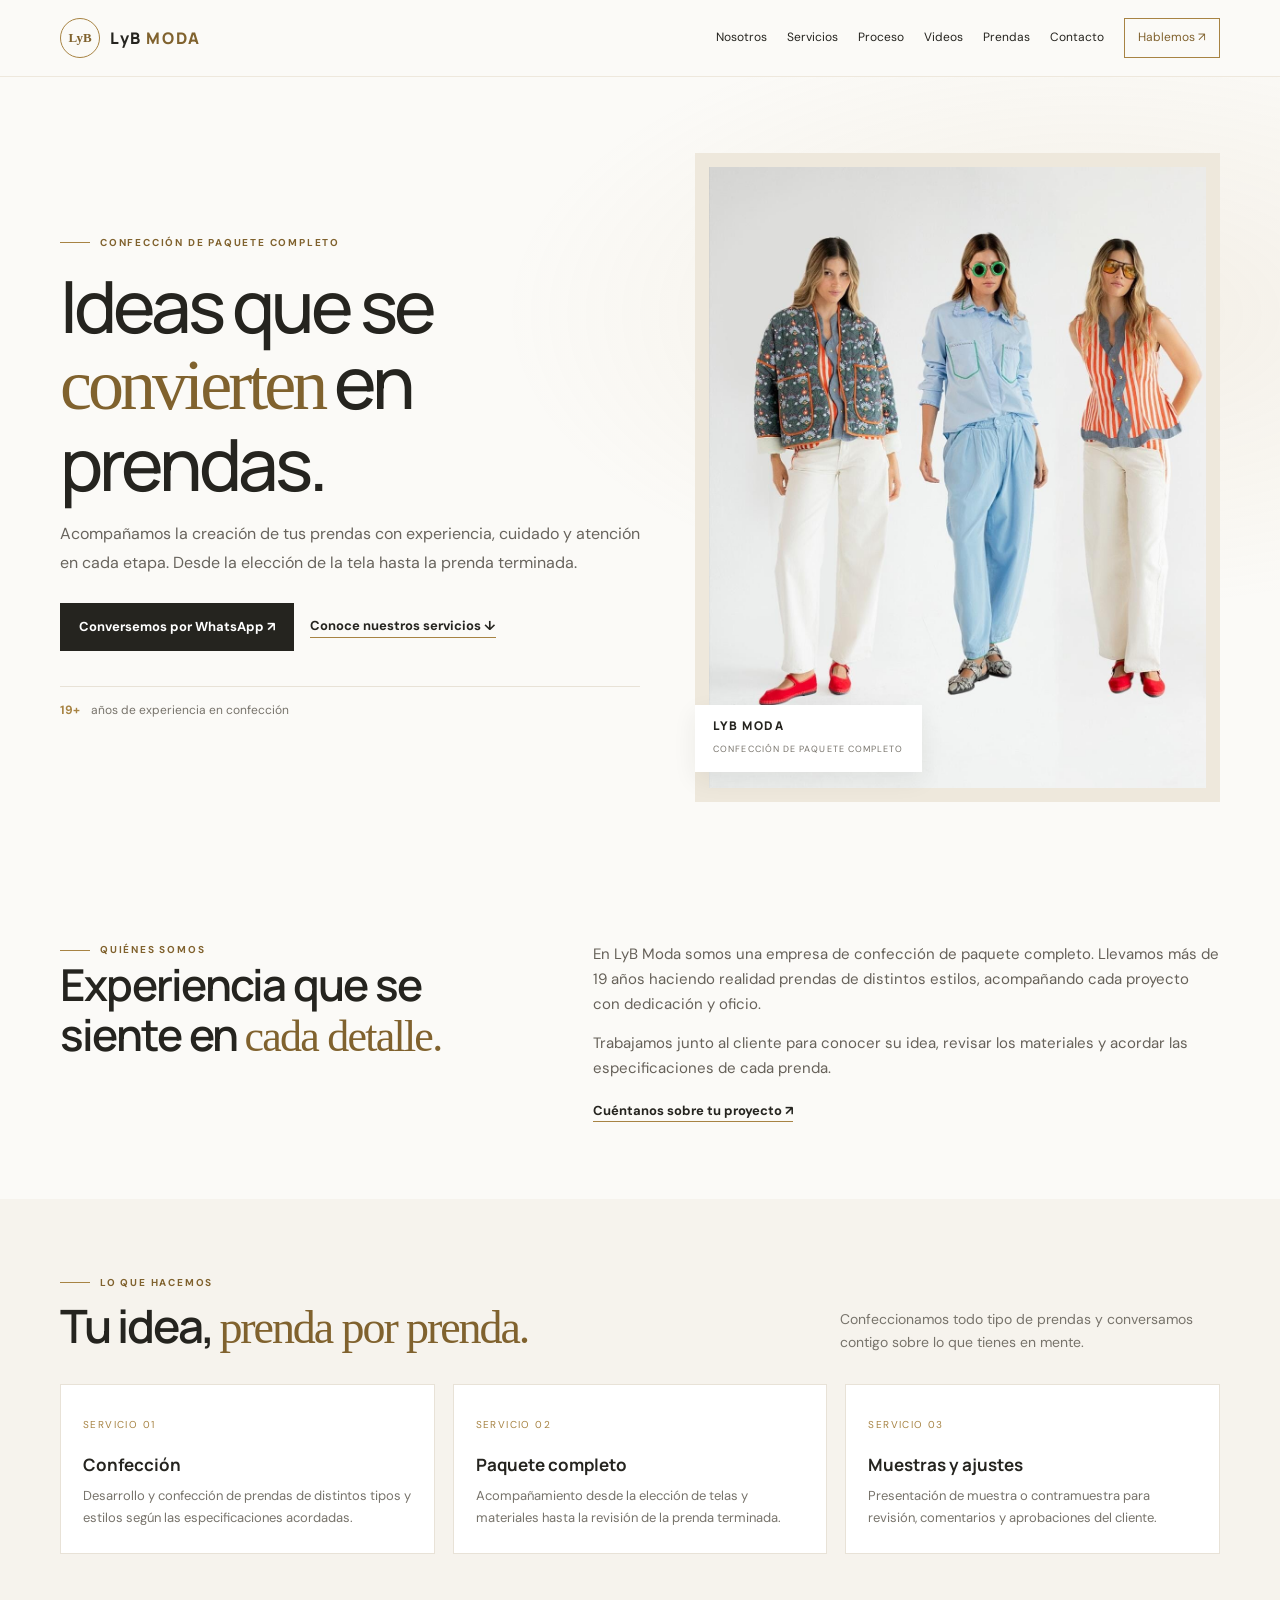
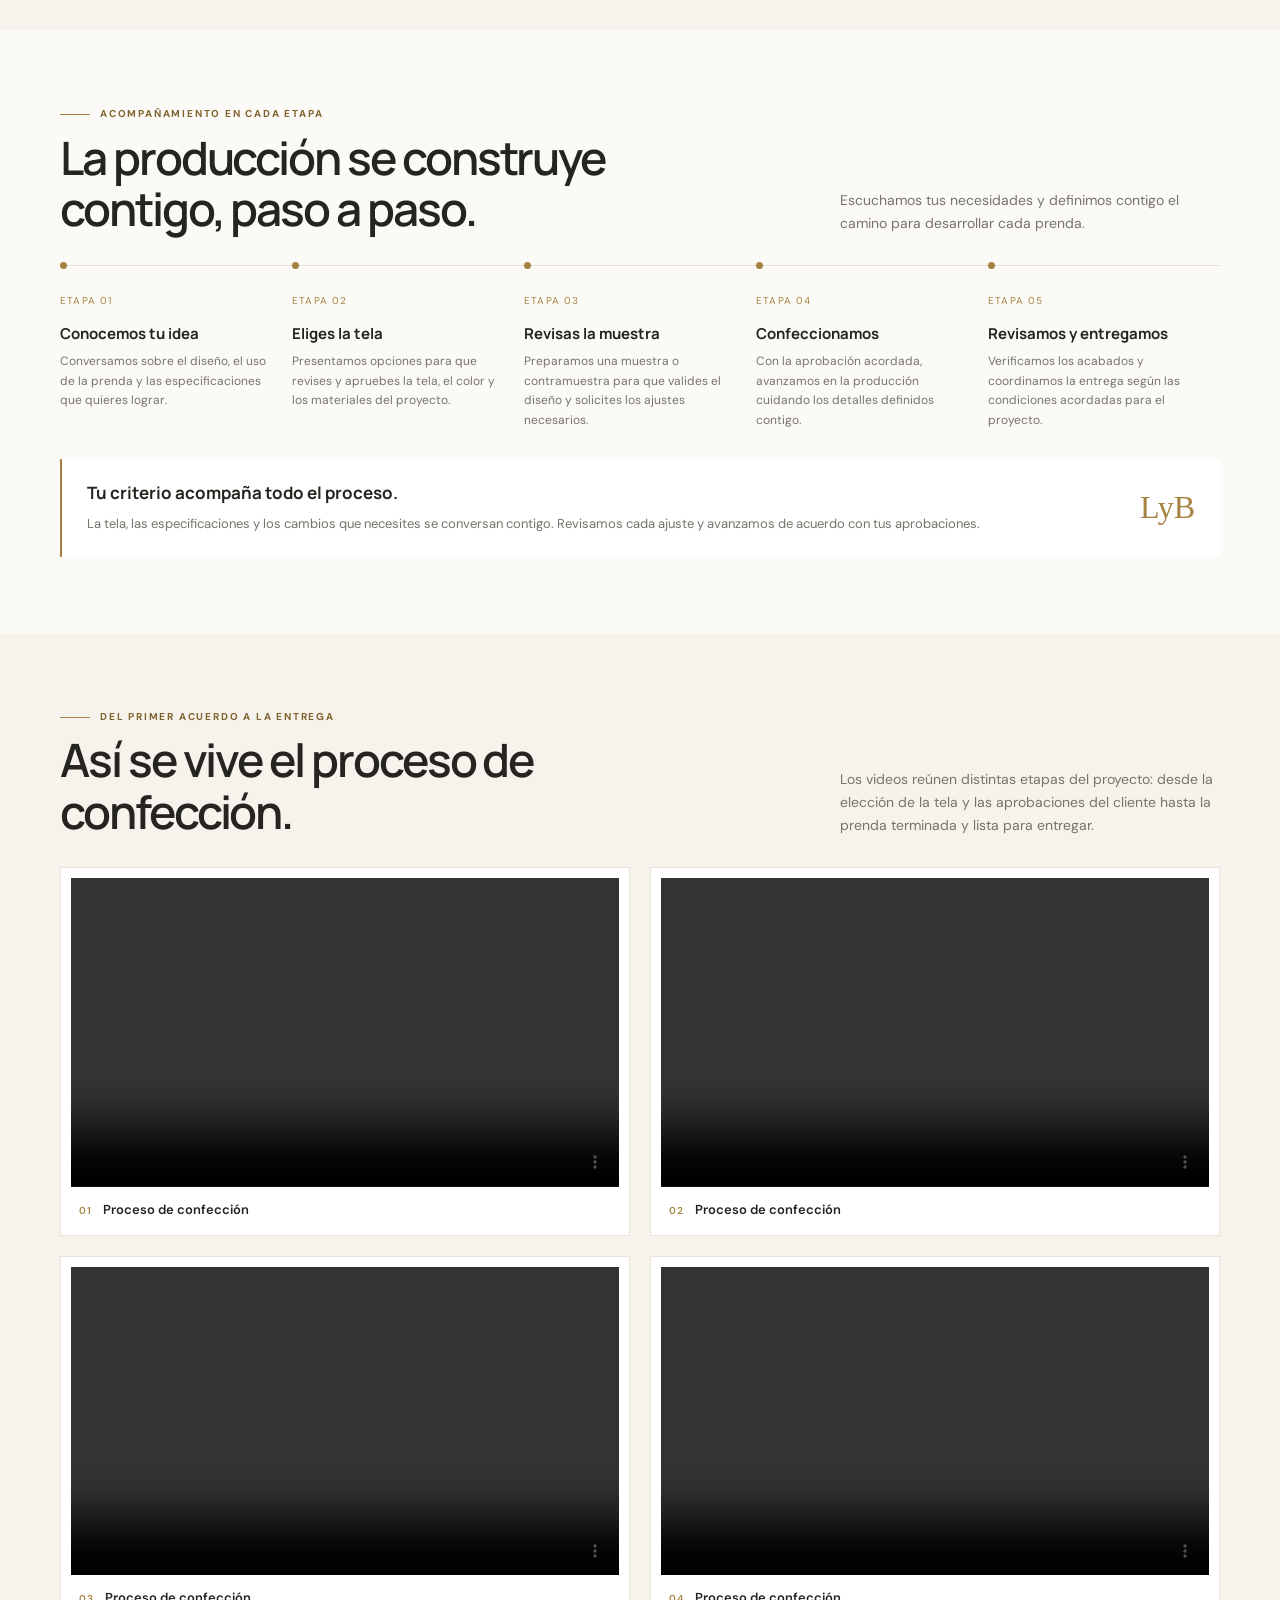
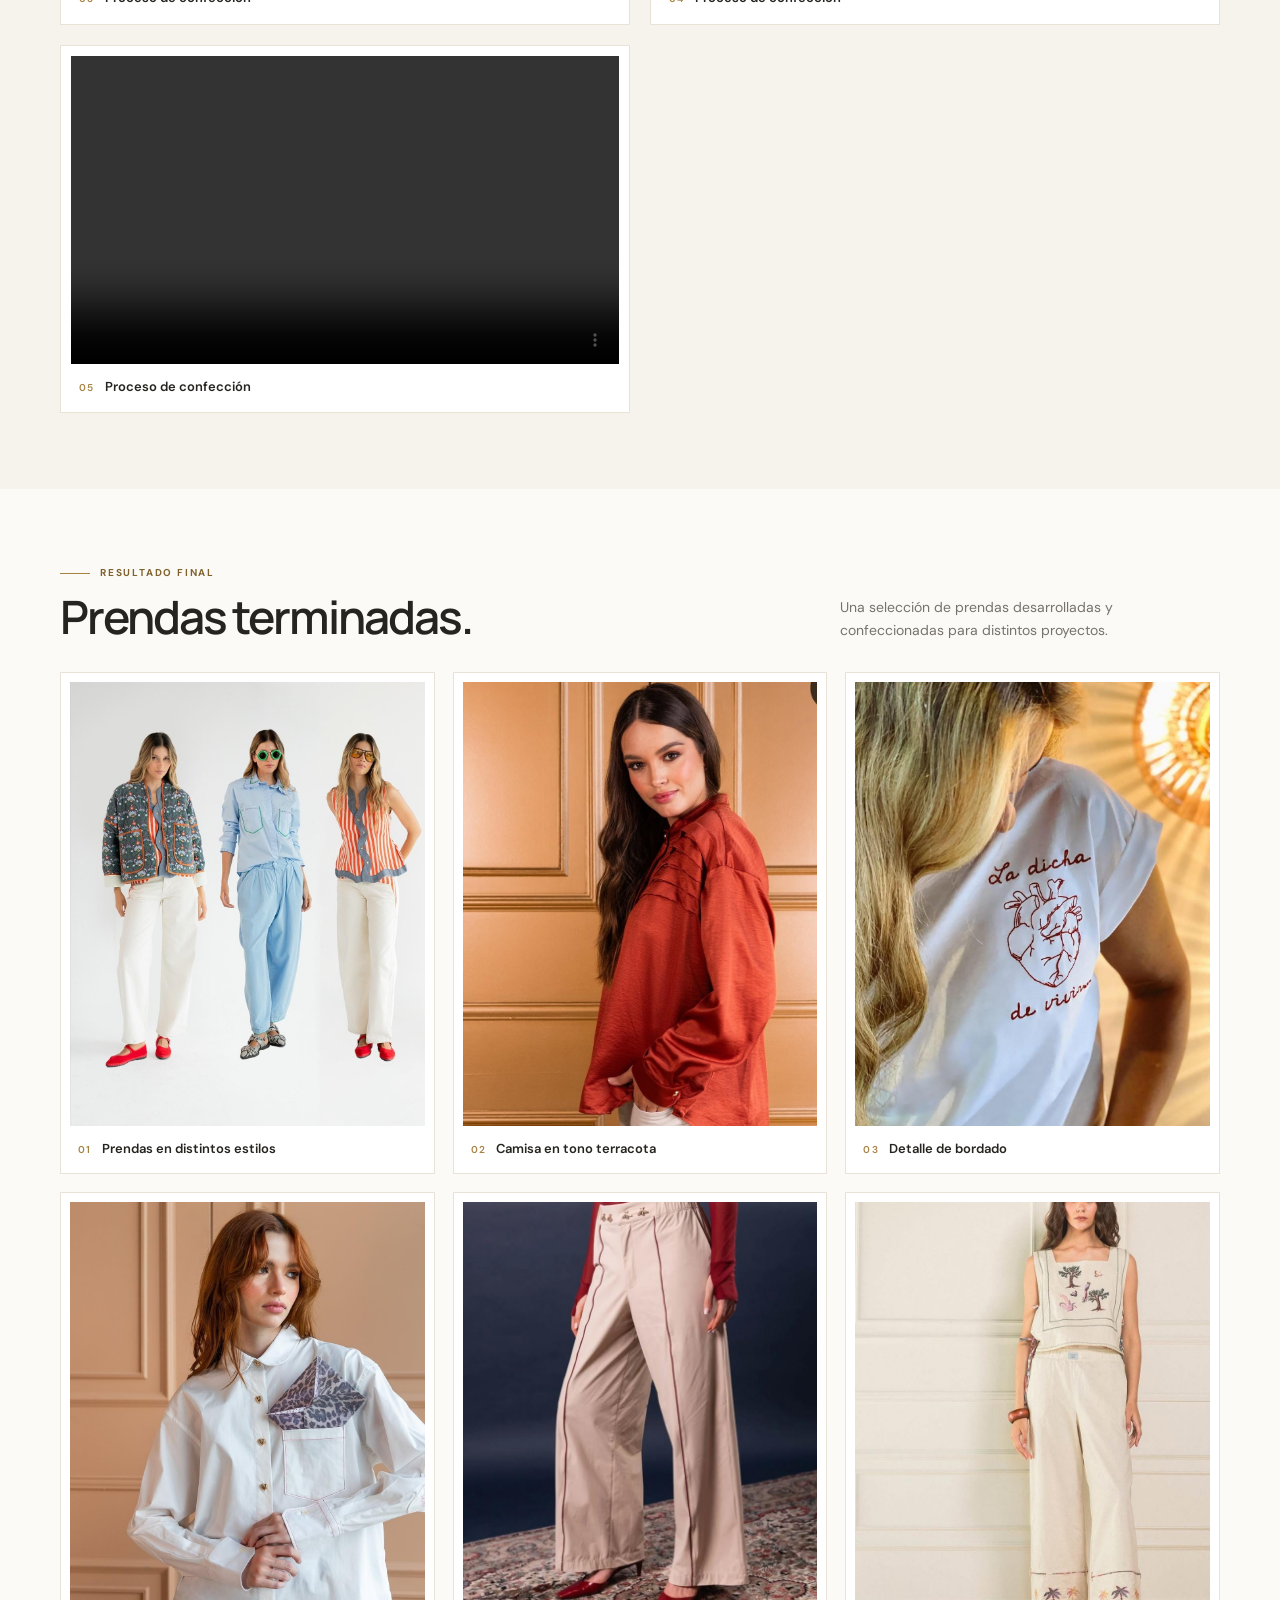
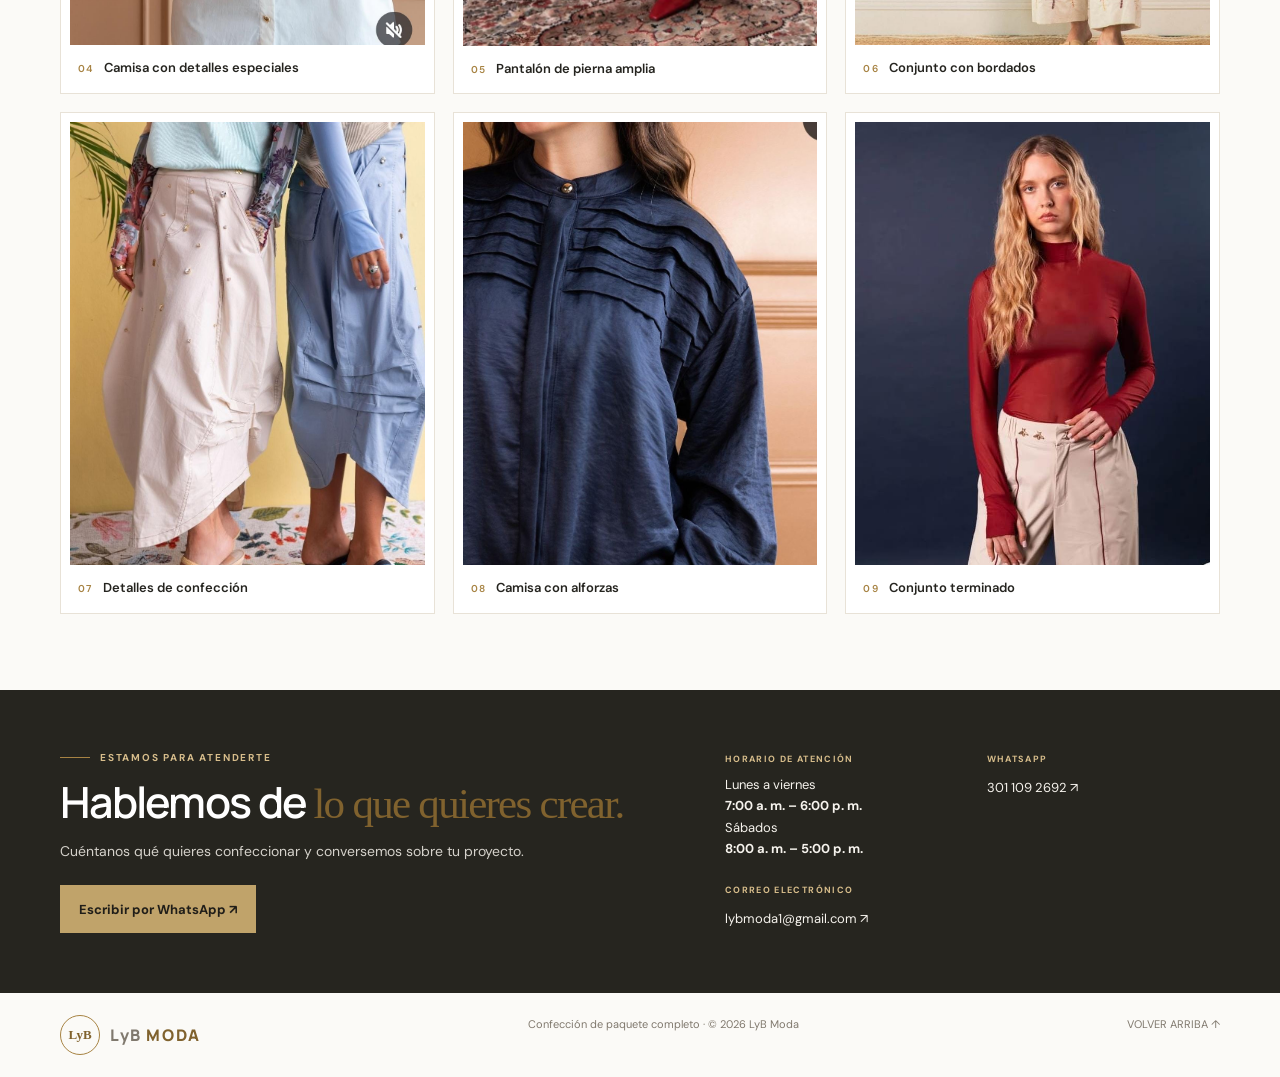
<file: index.html>
<!doctype html>
<html lang="es">
<head>
  <meta charset="utf-8">
  <meta name="viewport" content="width=device-width, initial-scale=1">
  <meta name="google-site-verification" content="0dQCkHLIW9ZIrXyaN4uLLmkhu7YWwu2IbGahQfvzUVA">
  <meta name="theme-color" content="#fbfaf7">
  <meta name="description" content="LyB Moda: confección de paquete completo con más de 19 años de experiencia. Conoce nuestro proceso y prendas terminadas.">
  <title>LyB Moda | Confección de paquete completo</title>
  <link rel="icon" type="image/svg+xml" href="/favicon.svg">
  <link rel="preconnect" href="https://fonts.googleapis.com">
  <link rel="preconnect" href="https://fonts.gstatic.com" crossorigin>
  <link href="https://fonts.googleapis.com/css2?family=DM+Sans:wght@400;500;600;700&family=Manrope:wght@400;500;600;700;800&display=swap" rel="stylesheet">
  <style>
    :root{--ink:#25241f;--muted:#77736b;--gold:#a78343;--deep:#80622e;--cream:#f6f3ed;--paper:#fbfaf7;--line:#e8e2d7;--white:#fff}
    *{box-sizing:border-box}html{scroll-behavior:smooth;scroll-padding-top:110px}body{margin:0;background:var(--paper);color:var(--ink);font-family:'DM Sans',sans-serif;line-height:1.65}a{color:inherit}.wrap{width:min(1160px,calc(100% - 44px));margin:auto}.header{position:sticky;top:0;z-index:10;background:#fbfaf7f2;border-bottom:1px solid #eee8dd;backdrop-filter:blur(12px)}.head{min-height:76px;display:flex;align-items:center;justify-content:space-between;gap:24px}.brand{display:flex;align-items:center;gap:10px;text-decoration:none;flex:none}.mark{width:40px;height:40px;border:1px solid var(--gold);border-radius:50%;display:grid;place-items:center;color:var(--deep);font:700 13px Georgia}.brandname{font:800 16px Manrope;letter-spacing:.1em}.brandname span{color:var(--deep)}nav{display:flex;align-items:center;justify-content:flex-end;gap:20px;font-size:12px}nav a{text-decoration:none;white-space:nowrap}nav a:hover{color:var(--deep)}.navcta{padding:9px 13px;border:1px solid var(--gold);color:var(--deep)}.hero{padding:76px 0 64px;background:radial-gradient(ellipse at 85% 30%,#c0a36a20,transparent 38%),var(--paper)}.hero-grid{display:grid;grid-template-columns:1.05fr .95fr;align-items:center;gap:55px}.eyebrow{display:flex;gap:10px;align-items:center;text-transform:uppercase;color:var(--deep);font-size:10px;font-weight:700;letter-spacing:.18em}.eyebrow:before{content:'';width:30px;height:1px;background:var(--gold)}h1,h2,h3,p{margin-top:0}h1{max-width:700px;margin:18px 0;font:500 clamp(42px,6vw,72px)/1.04 Manrope;letter-spacing:-.055em}h1 em,h2 em{font:400 1em Georgia;color:var(--deep)}.herotext{max-width:620px;color:#68645d;font-size:16px;line-height:1.8}.actions{display:flex;gap:16px;align-items:center;flex-wrap:wrap;margin-top:25px}.button{display:inline-flex;align-items:center;justify-content:center;min-height:48px;padding:0 19px;text-decoration:none;font-size:13px;font-weight:700}.dark{background:var(--ink);color:white}.dark:hover{background:var(--deep)}.under{text-decoration:none;border-bottom:1px solid var(--gold);font-size:13px;font-weight:700}.herofoot{margin-top:35px;padding-top:14px;border-top:1px solid var(--line);font-size:12px;color:var(--muted)}.herofoot b{color:var(--gold);margin-right:8px}.hero-image{position:relative;padding:14px;background:#eee8dc}.hero-image img{width:100%;aspect-ratio:4/5;display:block;object-fit:cover;object-position:center 34%}.image-label{position:absolute;bottom:30px;left:0;background:white;padding:12px 18px;box-shadow:0 8px 24px #25241f12}.image-label b{display:block;font:800 12px Manrope;letter-spacing:.13em}.image-label small{font-size:9px;color:var(--muted);letter-spacing:.12em}.section{padding:76px 0}.cream{background:var(--cream)}.sectionhead{display:flex;justify-content:space-between;align-items:end;gap:24px;margin-bottom:30px}.sectionhead h2{max-width:670px;margin:9px 0 0;font:600 clamp(30px,4.4vw,46px)/1.12 Manrope;letter-spacing:-.045em}.sectionhead>p{max-width:380px;margin:0;color:var(--muted);font-size:14px}.about-grid{display:grid;grid-template-columns:.85fr 1.15fr;gap:70px;align-items:start}.about-grid h2{font:600 clamp(30px,4vw,44px)/1.14 Manrope;letter-spacing:-.04em}.about-copy{color:#666159;font-size:15px}.about-copy .under{display:inline-block;margin-top:4px;color:var(--ink)}.services{display:grid;grid-template-columns:repeat(3,1fr);gap:18px}.service{padding:25px 22px;background:white;border:1px solid var(--line)}.service-number{color:var(--gold);font-size:10px;letter-spacing:.14em}.service h3{margin:17px 0 9px;font:700 17px Manrope}.service p{margin:0;color:var(--muted);font-size:13px}.steps{display:grid;grid-template-columns:repeat(5,1fr);border-top:1px solid var(--line)}.step{position:relative;padding:20px 16px 0 0}.step:before{content:'';position:absolute;top:-4px;left:0;width:7px;height:7px;border-radius:50%;background:var(--gold)}.stepno{font-size:10px;letter-spacing:.12em;color:var(--gold)}.step h3{font:700 15px/1.3 Manrope;margin:12px 0 8px}.step p{font-size:12px;color:var(--muted);margin:0}.promise{margin-top:28px;padding:22px 25px;border-left:2px solid var(--gold);background:white;display:flex;justify-content:space-between;align-items:center;gap:24px}.promise strong{font:700 17px Manrope}.promise p{margin:6px 0 0;color:var(--muted);font-size:13px}.promise-mark{font:32px Georgia;color:var(--gold)}.videos{display:grid;grid-template-columns:repeat(2,minmax(0,1fr));gap:20px}.card{margin:0;padding:10px;background:white;border:1px solid var(--line)}.frame{aspect-ratio:16/9;background:#e9e4da}.frame video{width:100%;height:100%;display:block;object-fit:contain;background:#171613}.card figcaption{padding:12px 8px 5px;font-size:13px;font-weight:600}.number{margin-right:10px;font-size:10px;letter-spacing:.14em;color:var(--gold)}.gallery{display:grid;grid-template-columns:repeat(3,minmax(0,1fr));gap:18px}.photo-card{margin:0;padding:9px;background:white;border:1px solid var(--line)}.photo-frame{aspect-ratio:4/5;overflow:hidden;background:#e9e4da}.photo-frame img{width:100%;height:100%;display:block;object-fit:cover;transition:transform .4s ease}.photo-card:hover img{transform:scale(1.035)}.photo-card figcaption{padding:12px 8px 5px;font-size:13px;font-weight:600}.contact{background:#26251f;color:white;padding:60px 0}.contact-grid{display:grid;grid-template-columns:1.1fr .9fr;gap:60px;align-items:center}.contact h2{font:600 clamp(30px,4vw,43px)/1.12 Manrope;letter-spacing:-.04em;margin:12px 0}.contact p{margin:0;color:#d5d2cb;font-size:14px}.contact .eyebrow{color:#d7bd8b}.goldbtn{margin-top:22px;background:#c0a36a;color:#201e19}.details{display:grid;grid-template-columns:1fr 1fr;gap:23px 28px}.detail-label{display:block;margin-bottom:7px;color:#d7bd8b;font-size:9px;font-weight:700;letter-spacing:.15em}.detail-block p,.detail-block a{margin:0;color:#f6f3ed;font-size:13px}.detail-block a{text-decoration:none}.footer{padding:22px 0;color:#80796e;font-size:11px}.footinner{display:flex;justify-content:space-between;gap:18px;flex-wrap:wrap}.backtop{text-decoration:none}
    @media(max-width:930px){.head{gap:14px}nav{gap:12px;font-size:11px}.hero-grid{gap:32px}.steps{grid-template-columns:repeat(3,1fr);gap:23px 0}.step:last-child{grid-column:auto}}
    @media(max-width:700px){html{scroll-padding-top:145px}.wrap{width:calc(100% - 32px)}.head{padding:12px 0;flex-wrap:wrap}.brand{margin:0 auto 0 0}nav{width:100%;justify-content:flex-start;gap:8px 14px;flex-wrap:wrap;padding:2px 0 4px}nav a{font-size:11px}.navcta{margin-left:auto;padding:7px 9px}.hero{padding:48px 0}.hero-grid{grid-template-columns:1fr;gap:28px}.hero-image{max-width:510px;margin:auto}.section{padding:54px 0}.sectionhead{display:block}.sectionhead>p{margin-top:12px}.about-grid{grid-template-columns:1fr;gap:15px}.services{grid-template-columns:1fr;gap:12px}.service{padding:20px}.steps{grid-template-columns:1fr;gap:17px;border:0}.step{padding:0 0 0 21px;border-left:1px solid var(--line)}.step:before{top:3px;left:-4px}.step h3{margin-top:0}.promise{padding:18px;display:block}.promise-mark{display:none}.videos{grid-template-columns:1fr;gap:14px}.gallery{grid-template-columns:repeat(2,minmax(0,1fr));gap:11px}.photo-card{padding:6px}.photo-card figcaption{padding:9px 5px 4px;font-size:11px}.number{margin-right:5px}.contact-grid{grid-template-columns:1fr;gap:32px}.details{gap:20px 14px}.footer .brand{margin-right:auto}}
    @media(max-width:420px){.gallery{grid-template-columns:1fr}.photo-frame{aspect-ratio:4/5}.navcta{margin-left:0}.hero h1{font-size:43px}}
    @media(prefers-reduced-motion:reduce){html{scroll-behavior:auto}.photo-frame img{transition:none}}
  </style>
</head>
<body>
<header class="header"><div class="wrap head"><a class="brand" href="#inicio" aria-label="LyB Moda, inicio"><span class="mark">LyB</span><span class="brandname">LyB <span>MODA</span></span></a><nav aria-label="Navegación principal"><a href="#nosotros">Nosotros</a><a href="#servicios">Servicios</a><a href="#proceso">Proceso</a><a href="#videos">Videos</a><a href="#prendas">Prendas</a><a href="#horarios">Contacto</a><a class="navcta" href="https://wa.me/573011092692" target="_blank" rel="noopener">Hablemos ↗</a></nav></div></header>
<main>
<section class="hero" id="inicio"><div class="wrap hero-grid"><div><div class="eyebrow">Confección de paquete completo</div><h1>Ideas que se <em>convierten</em> en prendas.</h1><p class="herotext">Acompañamos la creación de tus prendas con experiencia, cuidado y atención en cada etapa. Desde la elección de la tela hasta la prenda terminada.</p><div class="actions"><a class="button dark" href="https://wa.me/573011092692?text=Hola%20LyB%20Moda%2C%20quiero%20conocer%20sus%20servicios." target="_blank" rel="noopener">Conversemos por WhatsApp ↗</a><a class="under" href="#servicios">Conoce nuestros servicios ↓</a></div><div class="herofoot"><b>19+</b> años de experiencia en confección</div></div><div class="hero-image"><img src="prenda-terminada-01.jpg" alt="Tres propuestas de prendas terminadas en diferentes estilos" fetchpriority="high"><div class="image-label"><b>LYB MODA</b><small>CONFECCIÓN DE PAQUETE COMPLETO</small></div></div></div></section>
<section class="section" id="nosotros"><div class="wrap about-grid"><div><div class="eyebrow">Quiénes somos</div><h2>Experiencia que se siente en <em>cada detalle.</em></h2></div><div class="about-copy"><p>En LyB Moda somos una empresa de confección de paquete completo. Llevamos más de 19 años haciendo realidad prendas de distintos estilos, acompañando cada proyecto con dedicación y oficio.</p><p>Trabajamos junto al cliente para conocer su idea, revisar los materiales y acordar las especificaciones de cada prenda.</p><a class="under" href="https://wa.me/573011092692?text=Hola%20LyB%20Moda%2C%20quiero%20hablar%20sobre%20un%20proyecto." target="_blank" rel="noopener">Cuéntanos sobre tu proyecto ↗</a></div></div></section>
<section class="section cream" id="servicios"><div class="wrap"><div class="sectionhead"><div><div class="eyebrow">Lo que hacemos</div><h2>Tu idea, <em>prenda por prenda.</em></h2></div><p>Confeccionamos todo tipo de prendas y conversamos contigo sobre lo que tienes en mente.</p></div><div class="services"><article class="service"><span class="service-number">SERVICIO 01</span><h3>Confección</h3><p>Desarrollo y confección de prendas de distintos tipos y estilos según las especificaciones acordadas.</p></article><article class="service"><span class="service-number">SERVICIO 02</span><h3>Paquete completo</h3><p>Acompañamiento desde la elección de telas y materiales hasta la revisión de la prenda terminada.</p></article><article class="service"><span class="service-number">SERVICIO 03</span><h3>Muestras y ajustes</h3><p>Presentación de muestra o contramuestra para revisión, comentarios y aprobaciones del cliente.</p></article></div></div></section>
<section class="section" id="proceso"><div class="wrap"><div class="sectionhead"><div><div class="eyebrow">Acompañamiento en cada etapa</div><h2>La producción se construye contigo, paso a paso.</h2></div><p>Escuchamos tus necesidades y definimos contigo el camino para desarrollar cada prenda.</p></div><div class="steps"><article class="step"><span class="stepno">ETAPA 01</span><h3>Conocemos tu idea</h3><p>Conversamos sobre el diseño, el uso de la prenda y las especificaciones que quieres lograr.</p></article><article class="step"><span class="stepno">ETAPA 02</span><h3>Eliges la tela</h3><p>Presentamos opciones para que revises y apruebes la tela, el color y los materiales del proyecto.</p></article><article class="step"><span class="stepno">ETAPA 03</span><h3>Revisas la muestra</h3><p>Preparamos una muestra o contramuestra para que valides el diseño y solicites los ajustes necesarios.</p></article><article class="step"><span class="stepno">ETAPA 04</span><h3>Confeccionamos</h3><p>Con la aprobación acordada, avanzamos en la producción cuidando los detalles definidos contigo.</p></article><article class="step"><span class="stepno">ETAPA 05</span><h3>Revisamos y entregamos</h3><p>Verificamos los acabados y coordinamos la entrega según las condiciones acordadas para el proyecto.</p></article></div><div class="promise"><div><strong>Tu criterio acompaña todo el proceso.</strong><p>La tela, las especificaciones y los cambios que necesites se conversan contigo. Revisamos cada ajuste y avanzamos de acuerdo con tus aprobaciones.</p></div><span class="promise-mark">LyB</span></div></div></section>
<section class="section cream" id="videos"><div class="wrap"><div class="sectionhead"><div><div class="eyebrow">Del primer acuerdo a la entrega</div><h2>Así se vive el proceso de confección.</h2></div><p>Los videos reúnen distintas etapas del proyecto: desde la elección de la tela y las aprobaciones del cliente hasta la prenda terminada y lista para entregar.</p></div><div class="videos"><figure class="card"><div class="frame"><video controls playsinline preload="metadata" aria-label="Video del proceso LyB Moda, clip 1"><source src="proceso-01.mp4" type="video/mp4">Tu navegador no puede reproducir este video.</video></div><figcaption><span class="number">01</span>Proceso de confección</figcaption></figure><figure class="card"><div class="frame"><video controls playsinline preload="metadata" aria-label="Video del proceso LyB Moda, clip 2"><source src="proceso-02.mp4" type="video/mp4">Tu navegador no puede reproducir este video.</video></div><figcaption><span class="number">02</span>Proceso de confección</figcaption></figure><figure class="card"><div class="frame"><video controls playsinline preload="metadata" aria-label="Video del proceso LyB Moda, clip 3"><source src="proceso-03.mp4" type="video/mp4">Tu navegador no puede reproducir este video.</video></div><figcaption><span class="number">03</span>Proceso de confección</figcaption></figure><figure class="card"><div class="frame"><video controls playsinline preload="metadata" aria-label="Video del proceso LyB Moda, clip 4"><source src="proceso-04.mp4" type="video/mp4">Tu navegador no puede reproducir este video.</video></div><figcaption><span class="number">04</span>Proceso de confección</figcaption></figure><figure class="card"><div class="frame"><video controls playsinline preload="metadata" aria-label="Video del proceso LyB Moda, clip 5"><source src="proceso-05.mp4" type="video/mp4">Tu navegador no puede reproducir este video.</video></div><figcaption><span class="number">05</span>Proceso de confección</figcaption></figure></div></div></section>
<section class="section" id="prendas"><div class="wrap"><div class="sectionhead"><div><div class="eyebrow">Resultado final</div><h2>Prendas terminadas.</h2></div><p>Una selección de prendas desarrolladas y confeccionadas para distintos proyectos.</p></div><div class="gallery"><figure class="photo-card"><div class="photo-frame"><img src="prenda-terminada-01.jpg" alt="Tres propuestas de prendas terminadas en diferentes estilos" loading="lazy"></div><figcaption><span class="number">01</span>Prendas en distintos estilos</figcaption></figure><figure class="photo-card"><div class="photo-frame"><img src="prenda-terminada-02.jpg" alt="Camisa satinada en tono terracota" loading="lazy"></div><figcaption><span class="number">02</span>Camisa en tono terracota</figcaption></figure><figure class="photo-card"><div class="photo-frame"><img src="prenda-terminada-03.jpg" alt="Detalle de camiseta blanca con diseño bordado" loading="lazy"></div><figcaption><span class="number">03</span>Detalle de bordado</figcaption></figure><figure class="photo-card"><div class="photo-frame"><img src="prenda-terminada-04.jpg" alt="Camisa blanca con bolsillo y detalles estampados" loading="lazy"></div><figcaption><span class="number">04</span>Camisa con detalles especiales</figcaption></figure><figure class="photo-card"><div class="photo-frame"><img src="prenda-terminada-05.jpg" alt="Pantalón amplio en tono claro con vivos contrastantes" loading="lazy"></div><figcaption><span class="number">05</span>Pantalón de pierna amplia</figcaption></figure><figure class="photo-card"><div class="photo-frame"><img src="prenda-terminada-06.jpg" alt="Conjunto claro bordado con motivos decorativos" loading="lazy"></div><figcaption><span class="number">06</span>Conjunto con bordados</figcaption></figure><figure class="photo-card"><div class="photo-frame"><img src="prenda-terminada-07.jpg" alt="Prendas terminadas en tonos claros y azul" loading="lazy"></div><figcaption><span class="number">07</span>Detalles de confección</figcaption></figure><figure class="photo-card"><div class="photo-frame"><img src="prenda-terminada-08.jpg" alt="Camisa azul oscuro con alforzas decorativas" loading="lazy"></div><figcaption><span class="number">08</span>Camisa con alforzas</figcaption></figure><figure class="photo-card"><div class="photo-frame"><img src="prenda-terminada-09.jpg" alt="Conjunto con blusa roja y pantalón claro" loading="lazy"></div><figcaption><span class="number">09</span>Conjunto terminado</figcaption></figure></div></div></section>
<section class="contact" id="horarios"><div class="wrap contact-grid"><div><div class="eyebrow">Estamos para atenderte</div><h2>Hablemos de <em>lo que quieres crear.</em></h2><p>Cuéntanos qué quieres confeccionar y conversemos sobre tu proyecto.</p><a class="button goldbtn" href="https://wa.me/573011092692?text=Hola%20LyB%20Moda%2C%20quiero%20cotizar%20un%20proyecto%20de%20confecci%C3%B3n." target="_blank" rel="noopener">Escribir por WhatsApp ↗</a></div><div class="details"><div class="detail-block"><span class="detail-label">HORARIO DE ATENCIÓN</span><p>Lunes a viernes<br><b>7:00 a. m. – 6:00 p. m.</b><br>Sábados<br><b>8:00 a. m. – 5:00 p. m.</b></p></div><div class="detail-block"><span class="detail-label">WHATSAPP</span><a href="https://wa.me/573011092692" target="_blank" rel="noopener">301 109 2692 ↗</a></div><div class="detail-block"><span class="detail-label">CORREO ELECTRÓNICO</span><a href="mailto:lybmoda1@gmail.com">lybmoda1@gmail.com ↗</a></div></div></div></section>
</main><footer class="footer"><div class="wrap footinner"><a class="brand" href="#inicio" aria-label="LyB Moda, volver al inicio"><span class="mark">LyB</span><span class="brandname">LyB <span>MODA</span></span></a><span>Confección de paquete completo · © 2026 LyB Moda</span><a class="backtop" href="#inicio">VOLVER ARRIBA ↑</a></div></footer>
</body>
</html>
</file>
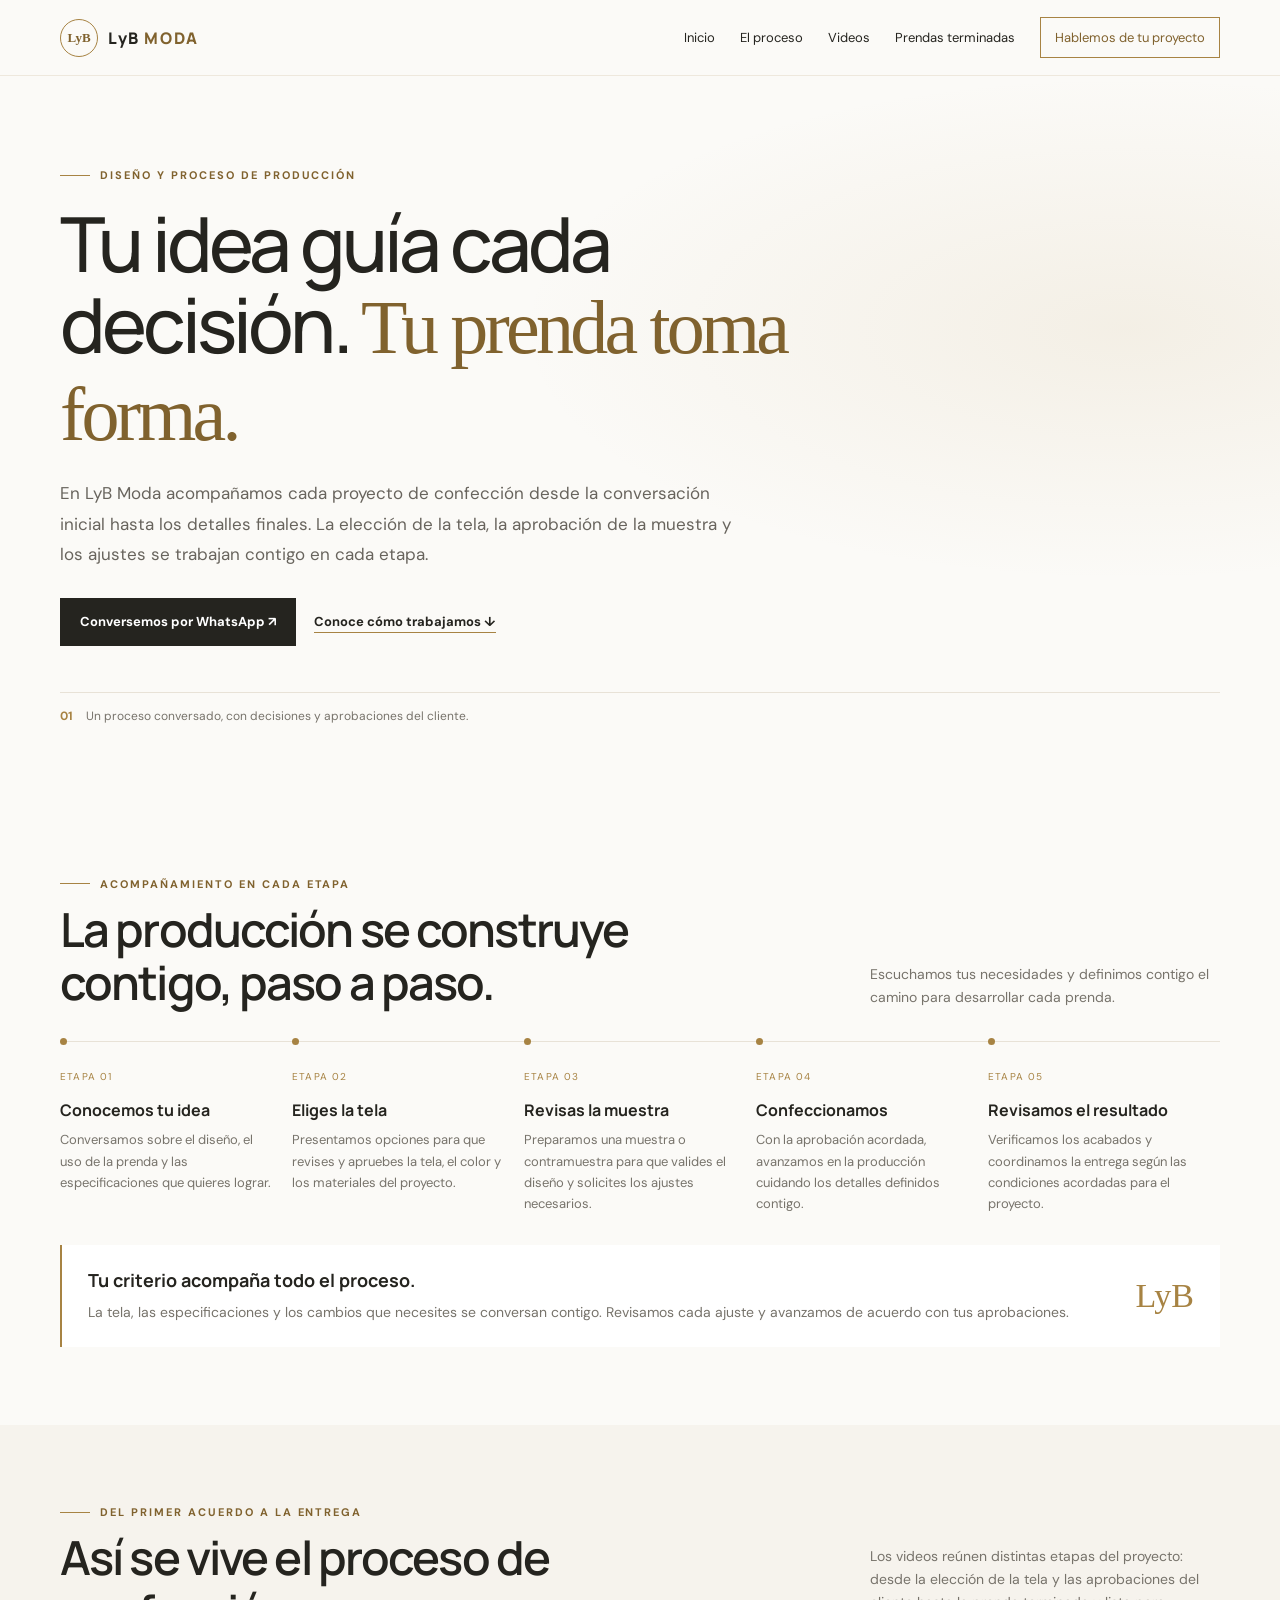
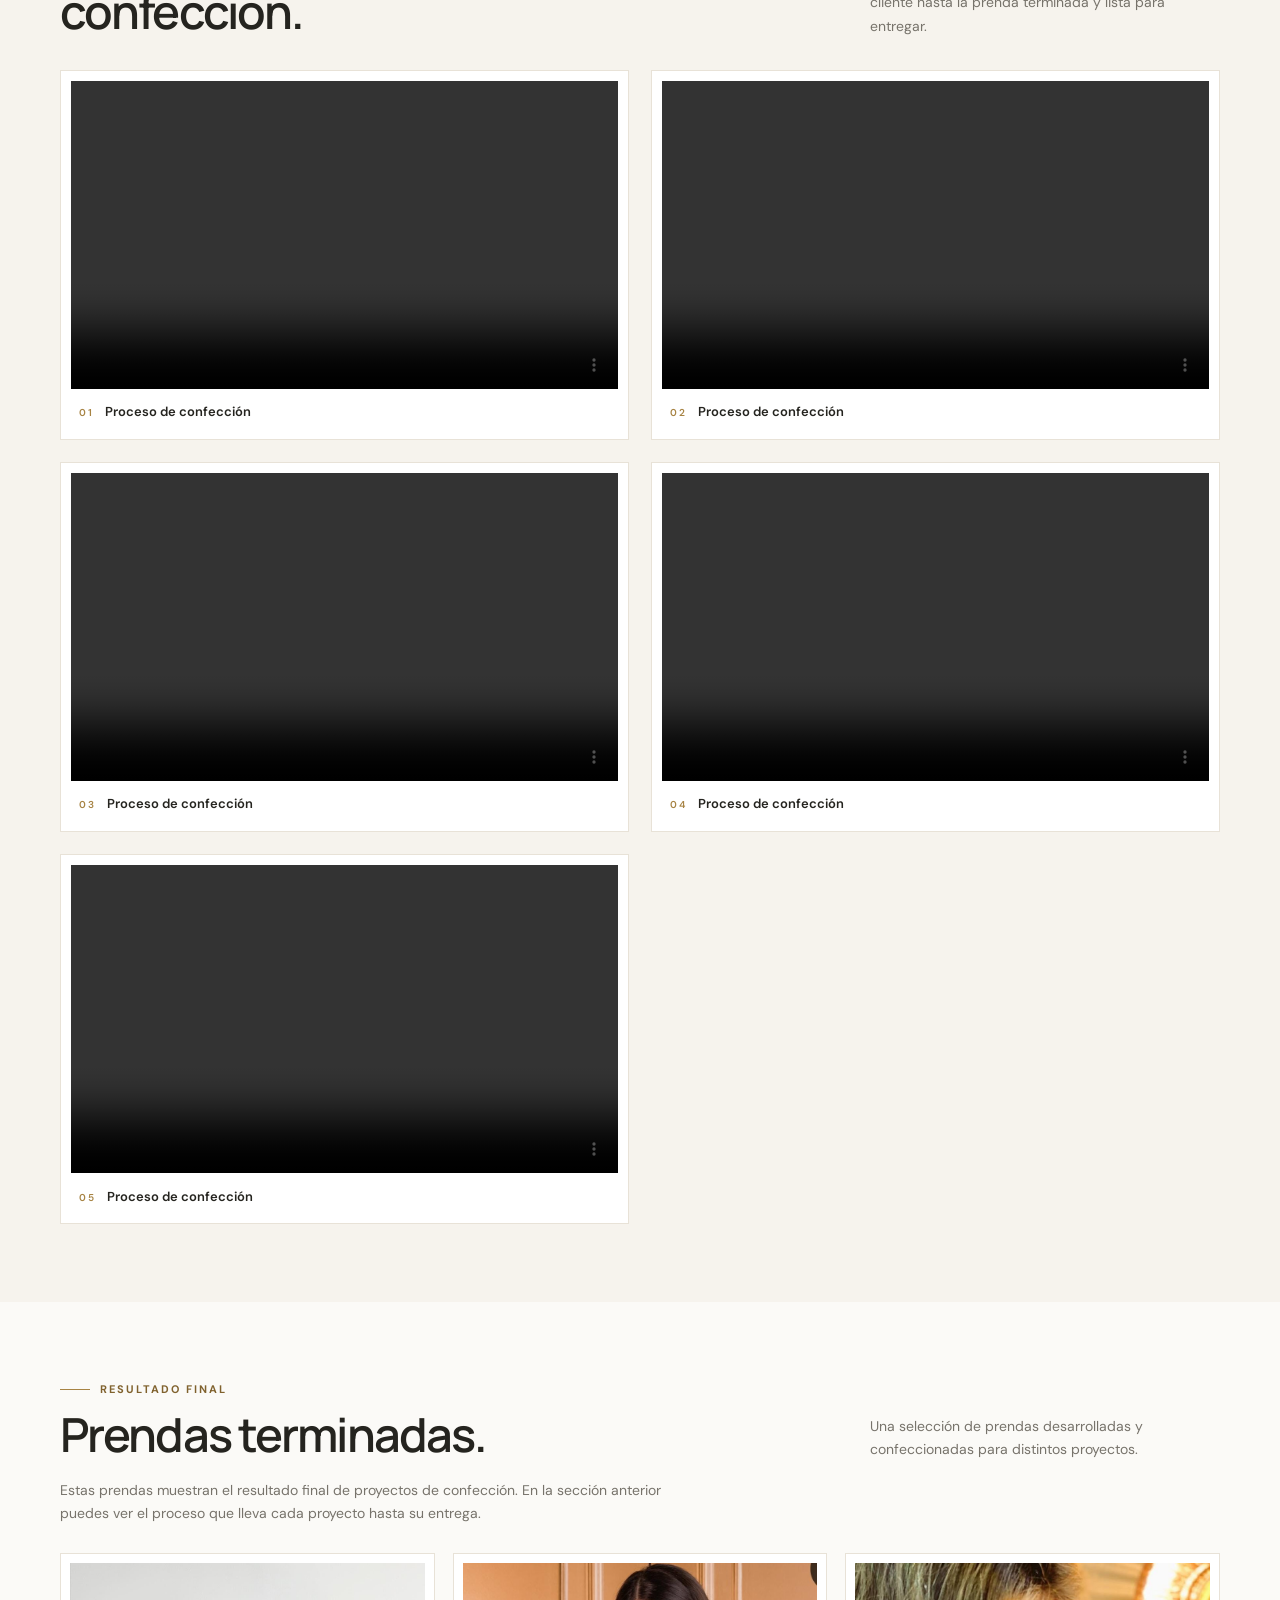
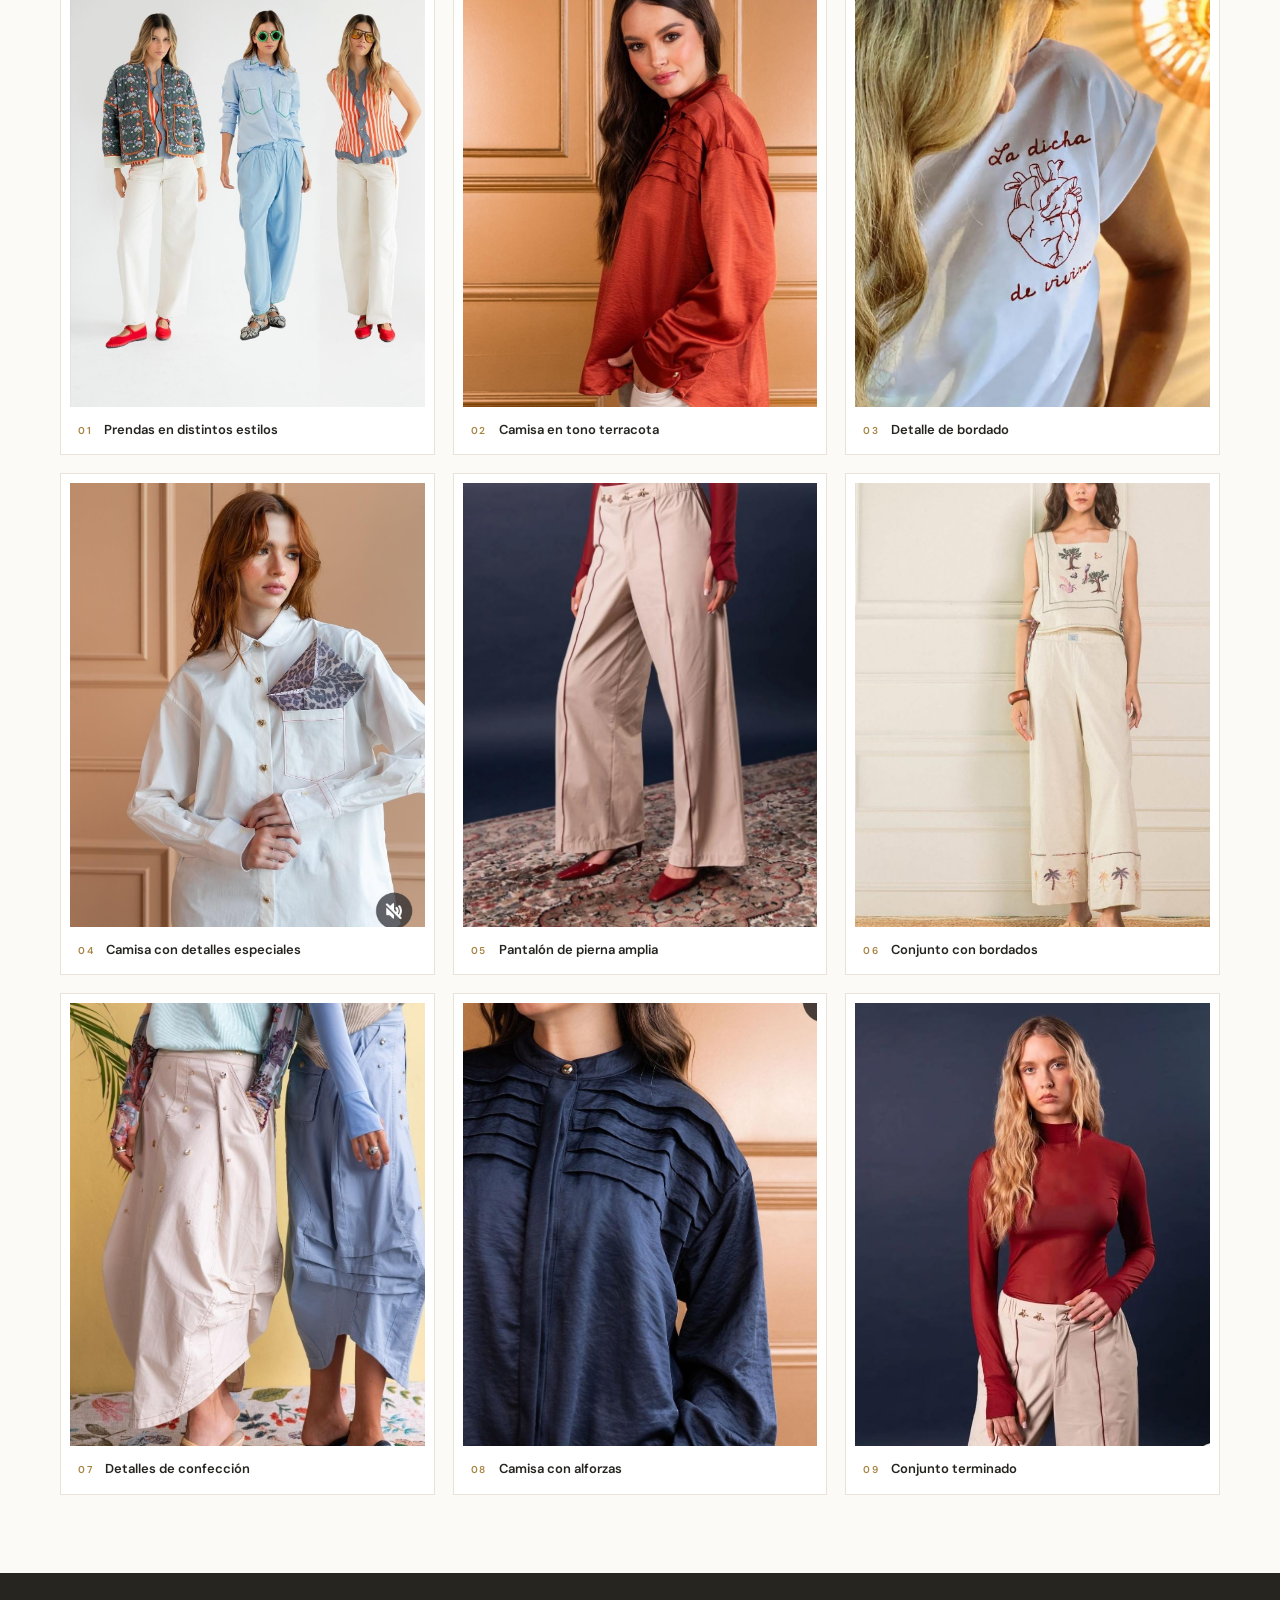
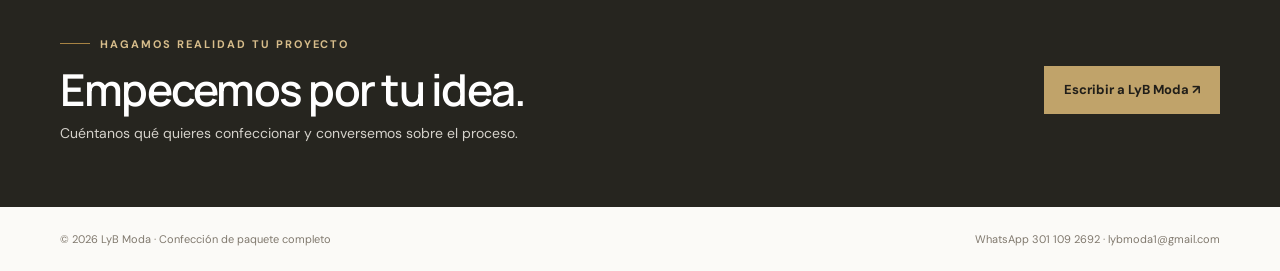
<file: diseno-proceso.html>
<!doctype html>
<html lang="es"><head>
<meta charset="utf-8"><meta name="viewport" content="width=device-width, initial-scale=1">
<meta name="description" content="Conoce cómo LyB Moda acompaña cada proyecto: elección de telas, aprobación de muestras, producción y ajustes junto al cliente.">
<meta name="theme-color" content="#fbfaf7"><title>Diseño y proceso de producción | LyB Moda</title>
<link rel="icon" href="/favicon.svg" type="image/svg+xml">
<link rel="preconnect" href="https://fonts.googleapis.com"><link rel="preconnect" href="https://fonts.gstatic.com" crossorigin>
<link href="https://fonts.googleapis.com/css2?family=DM+Sans:wght@400;500;600;700&family=Manrope:wght@400;500;600;700;800&display=swap" rel="stylesheet">
<style>
:root{--ink:#25241f;--muted:#77736b;--gold:#a78343;--deep:#80622e;--cream:#f6f3ed;--paper:#fbfaf7;--line:#e8e2d7}*{box-sizing:border-box}html{scroll-behavior:smooth}body{margin:0;background:var(--paper);color:var(--ink);font-family:'DM Sans',sans-serif;line-height:1.65}a{color:inherit}.wrap{width:min(1160px,calc(100% - 44px));margin:auto}.header{height:76px;display:flex;align-items:center;border-bottom:1px solid #eee8dd}.head{display:flex;align-items:center;justify-content:space-between;gap:20px}.brand{display:flex;align-items:center;gap:10px;text-decoration:none}.mark{width:38px;height:38px;border:1px solid var(--gold);border-radius:50%;display:grid;place-items:center;color:var(--deep);font:700 13px Georgia}.brandname{font:800 16px Manrope;letter-spacing:.1em}.brandname span{color:var(--deep)}nav{display:flex;align-items:center;gap:25px;font-size:13px}nav a{text-decoration:none}nav a:hover{color:var(--deep)}.navcta{padding:9px 14px;border:1px solid var(--gold);color:var(--deep)}.hero{padding:90px 0 70px;background:radial-gradient(ellipse at 88% 35%,#c0a36a20,transparent 38%),var(--paper)}.eyebrow{display:flex;gap:10px;align-items:center;text-transform:uppercase;color:var(--deep);font-size:11px;font-weight:700;letter-spacing:.18em}.eyebrow:before{content:'';width:30px;height:1px;background:var(--gold)}h1,h2,h3,p{margin-top:0}h1{max-width:850px;margin:20px 0;font:500 clamp(42px,7vw,76px)/1.05 Manrope;letter-spacing:-.05em}h1 em{font:400 1em Georgia;color:var(--deep)}.herotext{max-width:690px;color:#68645d;font-size:17px;line-height:1.8}.actions{display:flex;gap:18px;align-items:center;flex-wrap:wrap;margin-top:28px}.button{display:inline-flex;align-items:center;justify-content:center;min-height:48px;padding:0 20px;text-decoration:none;font-size:13px;font-weight:700}.dark{background:var(--ink);color:white}.dark:hover{background:var(--deep)}.under{text-decoration:none;border-bottom:1px solid var(--gold);font-size:13px;font-weight:700}.herofoot{margin-top:46px;padding-top:14px;border-top:1px solid var(--line);font-size:12px;color:var(--muted)}.herofoot b{color:var(--gold);margin-right:10px}.section{padding:78px 0}.cream{background:var(--cream)}.sectionhead{display:flex;justify-content:space-between;align-items:end;gap:24px;margin-bottom:32px}.sectionhead h2{max-width:670px;margin:10px 0 0;font:600 clamp(30px,4.5vw,47px)/1.13 Manrope;letter-spacing:-.04em}.sectionhead>p{max-width:350px;margin:0;color:var(--muted);font-size:14px}.steps{display:grid;grid-template-columns:repeat(5,1fr);border-top:1px solid var(--line)}.step{position:relative;padding:20px 16px 0 0}.step:before{content:'';position:absolute;top:-4px;left:0;width:7px;height:7px;border-radius:50%;background:var(--gold)}.stepno{font-size:10px;letter-spacing:.12em;color:var(--gold)}.step h3{font:700 16px/1.3 Manrope;margin:12px 0 8px}.step p{font-size:13px;color:var(--muted);margin:0}.promise{margin-top:30px;padding:23px 26px;border-left:2px solid var(--gold);background:white;display:flex;justify-content:space-between;align-items:center;gap:24px}.promise strong{font:700 18px Manrope}.promise p{margin:6px 0 0;color:var(--muted);font-size:14px}.promise-mark{font:34px Georgia;color:var(--gold)}.videos{display:grid;grid-template-columns:repeat(2,minmax(0,1fr));gap:22px}.card{margin:0;padding:10px;background:white;border:1px solid var(--line)}.frame{aspect-ratio:16/9;background:#e9e4da}.frame video{width:100%;height:100%;display:block;object-fit:contain;background:#171613}.card figcaption{padding:13px 8px 6px;font-size:13px;font-weight:600}.number{margin-right:12px;font-size:10px;letter-spacing:.15em;color:var(--gold)}.gallery{display:grid;grid-template-columns:repeat(3,minmax(0,1fr));gap:18px}.photo-card{margin:0;padding:9px;background:white;border:1px solid var(--line)}.photo-frame{aspect-ratio:4/5;overflow:hidden;background:#e9e4da}.photo-frame img{width:100%;height:100%;display:block;object-fit:cover;transition:transform .45s ease}.photo-card:hover .photo-frame img{transform:scale(1.035)}.photo-card figcaption{padding:12px 8px 5px;font-size:13px;font-weight:600}.gallery-intro{max-width:650px;margin:-14px 0 28px;color:var(--muted);font-size:14px}.contact{background:#26251f;color:white;padding:62px 0}.contactinner{display:flex;justify-content:space-between;align-items:center;gap:25px}.contact h2{font:600 clamp(30px,4vw,44px)/1.12 Manrope;letter-spacing:-.04em;margin:12px 0 8px}.contact p{margin:0;color:#d5d2cb;font-size:14px}.contact .eyebrow{color:#d7bd8b}.goldbtn{background:#c0a36a;color:#201e19;white-space:nowrap}.footer{padding:23px 0;color:#80796e;font-size:11px}.footinner{display:flex;justify-content:space-between;gap:18px;flex-wrap:wrap}@media(max-width:850px){.steps{grid-template-columns:repeat(2,1fr);gap:24px 0}.step{padding-left:14px}.step:before{left:1px}.step:last-child{grid-column:1/-1}.sectionhead{display:block}.sectionhead>p{margin-top:12px}.gallery{grid-template-columns:repeat(2,minmax(0,1fr))}}@media(max-width:620px){.wrap{width:calc(100% - 32px)}.header{height:66px}nav{gap:10px}nav a:not(.navcta){display:none}.navcta{padding:8px 10px;font-size:11px}.hero{padding:62px 0 52px}.herotext{font-size:15px}.section{padding:55px 0}.steps{grid-template-columns:1fr;gap:18px;border:0}.step{padding:0 0 0 22px;border-left:1px solid var(--line)}.step:before{top:3px;left:-4px}.step:last-child{grid-column:auto}.step h3{margin-top:0}.videos{grid-template-columns:1fr;gap:15px}.gallery{grid-template-columns:1fr;gap:14px}.photo-frame{aspect-ratio:4/5}.promise{padding:20px;display:block}.promise-mark{display:none}.contactinner{align-items:flex-start;flex-direction:column}.goldbtn{width:100%}}@media(prefers-reduced-motion:reduce){html{scroll-behavior:auto}.photo-frame img{transition:none}}
</style></head><body>
<header class="header"><div class="wrap head"><a class="brand" href="index.html" aria-label="LyB Moda, inicio"><span class="mark">LyB</span><span class="brandname">LyB <span>MODA</span></span></a><nav aria-label="Navegación"><a href="index.html">Inicio</a><a href="#proceso">El proceso</a><a href="#videos">Videos</a><a href="#prendas">Prendas terminadas</a><a class="navcta" href="https://wa.me/573011092692?text=Hola%20LyB%20Moda%2C%20quiero%20conocer%20su%20proceso%20de%20confecci%C3%B3n." target="_blank" rel="noopener">Hablemos de tu proyecto</a></nav></div></header>
<main>
<section class="hero"><div class="wrap"><div class="eyebrow">Diseño y proceso de producción</div><h1>Tu idea guía cada decisión. <em>Tu prenda toma forma.</em></h1><p class="herotext">En LyB Moda acompañamos cada proyecto de confección desde la conversación inicial hasta los detalles finales. La elección de la tela, la aprobación de la muestra y los ajustes se trabajan contigo en cada etapa.</p><div class="actions"><a class="button dark" href="https://wa.me/573011092692?text=Hola%20LyB%20Moda%2C%20quiero%20hablar%20sobre%20un%20proyecto%20de%20confecci%C3%B3n." target="_blank" rel="noopener">Conversemos por WhatsApp ↗</a><a class="under" href="#proceso">Conoce cómo trabajamos ↓</a></div><div class="herofoot"><b>01</b> Un proceso conversado, con decisiones y aprobaciones del cliente.</div></div></section>
<section class="section" id="proceso"><div class="wrap"><div class="sectionhead"><div><div class="eyebrow">Acompañamiento en cada etapa</div><h2>La producción se construye contigo, paso a paso.</h2></div><p>Escuchamos tus necesidades y definimos contigo el camino para desarrollar cada prenda.</p></div><div class="steps">
<article class="step"><span class="stepno">ETAPA 01</span><h3>Conocemos tu idea</h3><p>Conversamos sobre el diseño, el uso de la prenda y las especificaciones que quieres lograr.</p></article>
<article class="step"><span class="stepno">ETAPA 02</span><h3>Eliges la tela</h3><p>Presentamos opciones para que revises y apruebes la tela, el color y los materiales del proyecto.</p></article>
<article class="step"><span class="stepno">ETAPA 03</span><h3>Revisas la muestra</h3><p>Preparamos una muestra o contramuestra para que valides el diseño y solicites los ajustes necesarios.</p></article>
<article class="step"><span class="stepno">ETAPA 04</span><h3>Confeccionamos</h3><p>Con la aprobación acordada, avanzamos en la producción cuidando los detalles definidos contigo.</p></article>
<article class="step"><span class="stepno">ETAPA 05</span><h3>Revisamos el resultado</h3><p>Verificamos los acabados y coordinamos la entrega según las condiciones acordadas para el proyecto.</p></article></div><div class="promise"><div><strong>Tu criterio acompaña todo el proceso.</strong><p>La tela, las especificaciones y los cambios que necesites se conversan contigo. Revisamos cada ajuste y avanzamos de acuerdo con tus aprobaciones.</p></div><span class="promise-mark">LyB</span></div></div></section>
<section class="section cream" id="videos"><div class="wrap"><div class="sectionhead"><div><div class="eyebrow">Del primer acuerdo a la entrega</div><h2>Así se vive el proceso de confección.</h2></div><p>Los videos reúnen distintas etapas del proyecto: desde la elección de la tela y las aprobaciones del cliente hasta la prenda terminada y lista para entregar.</p></div><div class="videos">
<figure class="card"><div class="frame"><video controls playsinline preload="metadata" aria-label="Video del proceso LyB Moda, clip 1"><source src="proceso-01.mp4" type="video/mp4">Tu navegador no puede reproducir este video.</video></div><figcaption><span class="number">01</span>Proceso de confección</figcaption></figure>
<figure class="card"><div class="frame"><video controls playsinline preload="metadata" aria-label="Video del proceso LyB Moda, clip 2"><source src="proceso-02.mp4" type="video/mp4">Tu navegador no puede reproducir este video.</video></div><figcaption><span class="number">02</span>Proceso de confección</figcaption></figure>
<figure class="card"><div class="frame"><video controls playsinline preload="metadata" aria-label="Video del proceso LyB Moda, clip 3"><source src="proceso-03.mp4" type="video/mp4">Tu navegador no puede reproducir este video.</video></div><figcaption><span class="number">03</span>Proceso de confección</figcaption></figure>
<figure class="card"><div class="frame"><video controls playsinline preload="metadata" aria-label="Video del proceso LyB Moda, clip 4"><source src="proceso-04.mp4" type="video/mp4">Tu navegador no puede reproducir este video.</video></div><figcaption><span class="number">04</span>Proceso de confección</figcaption></figure>
<figure class="card"><div class="frame"><video controls playsinline preload="metadata" aria-label="Video del proceso LyB Moda, clip 5"><source src="proceso-05.mp4" type="video/mp4">Tu navegador no puede reproducir este video.</video></div><figcaption><span class="number">05</span>Proceso de confección</figcaption></figure>
</div></div></section>
<section class="section" id="prendas"><div class="wrap"><div class="sectionhead"><div><div class="eyebrow">Resultado final</div><h2>Prendas terminadas.</h2></div><p>Una selección de prendas desarrolladas y confeccionadas para distintos proyectos.</p></div><p class="gallery-intro">Estas prendas muestran el resultado final de proyectos de confección. En la sección anterior puedes ver el proceso que lleva cada proyecto hasta su entrega.</p><div class="gallery">
<figure class="photo-card"><div class="photo-frame"><img src="prenda-terminada-01.jpg" alt="Tres propuestas de prendas terminadas en diferentes estilos" loading="lazy"></div><figcaption><span class="number">01</span>Prendas en distintos estilos</figcaption></figure>
<figure class="photo-card"><div class="photo-frame"><img src="prenda-terminada-02.jpg" alt="Camisa satinada en tono terracota" loading="lazy"></div><figcaption><span class="number">02</span>Camisa en tono terracota</figcaption></figure>
<figure class="photo-card"><div class="photo-frame"><img src="prenda-terminada-03.jpg" alt="Detalle de camiseta blanca con diseño bordado" loading="lazy"></div><figcaption><span class="number">03</span>Detalle de bordado</figcaption></figure>
<figure class="photo-card"><div class="photo-frame"><img src="prenda-terminada-04.jpg" alt="Camisa blanca con bolsillo y detalles estampados" loading="lazy"></div><figcaption><span class="number">04</span>Camisa con detalles especiales</figcaption></figure>
<figure class="photo-card"><div class="photo-frame"><img src="prenda-terminada-05.jpg" alt="Pantalón amplio en tono claro con vivos contrastantes" loading="lazy"></div><figcaption><span class="number">05</span>Pantalón de pierna amplia</figcaption></figure>
<figure class="photo-card"><div class="photo-frame"><img src="prenda-terminada-06.jpg" alt="Conjunto claro bordado con motivos decorativos" loading="lazy"></div><figcaption><span class="number">06</span>Conjunto con bordados</figcaption></figure>
<figure class="photo-card"><div class="photo-frame"><img src="prenda-terminada-07.jpg" alt="Prendas terminadas en tonos claros y azul" loading="lazy"></div><figcaption><span class="number">07</span>Detalles de confección</figcaption></figure>
<figure class="photo-card"><div class="photo-frame"><img src="prenda-terminada-08.jpg" alt="Camisa azul oscuro con alforzas decorativas" loading="lazy"></div><figcaption><span class="number">08</span>Camisa con alforzas</figcaption></figure>
<figure class="photo-card"><div class="photo-frame"><img src="prenda-terminada-09.jpg" alt="Conjunto con blusa roja y pantalón claro" loading="lazy"></div><figcaption><span class="number">09</span>Conjunto terminado</figcaption></figure>
</div></div></section>
<section class="contact"><div class="wrap contactinner"><div><div class="eyebrow">Hagamos realidad tu proyecto</div><h2>Empecemos por tu idea.</h2><p>Cuéntanos qué quieres confeccionar y conversemos sobre el proceso.</p></div><a class="button goldbtn" href="https://wa.me/573011092692?text=Hola%20LyB%20Moda%2C%20quiero%20cotizar%20un%20proyecto%20de%20confecci%C3%B3n." target="_blank" rel="noopener">Escribir a LyB Moda ↗</a></div></section>
</main><footer class="footer"><div class="wrap footinner"><span>© 2026 LyB Moda · Confección de paquete completo</span><span>WhatsApp 301 109 2692 · lybmoda1@gmail.com</span></div></footer>
</body></html>
</file>
